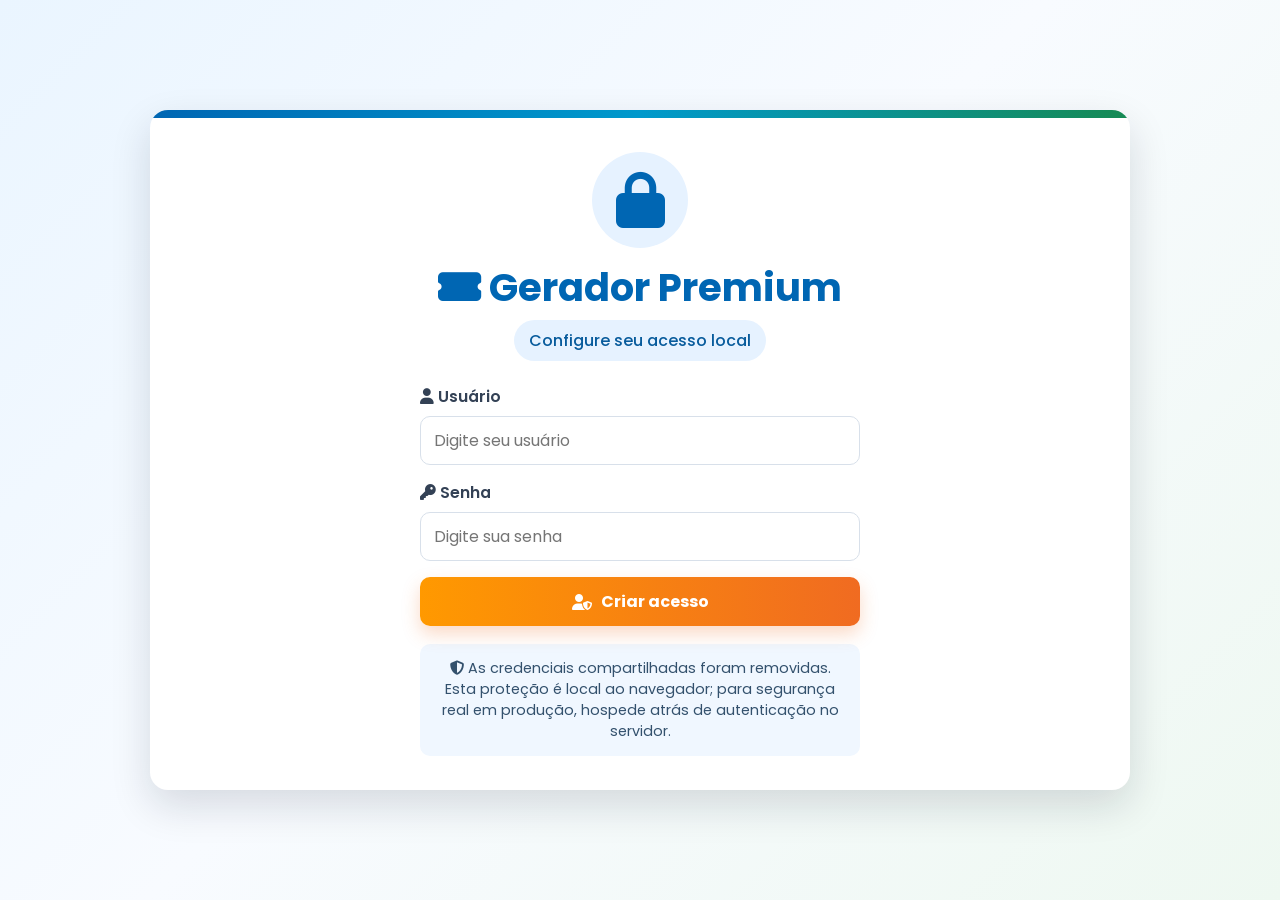
<file: index.html>
<!DOCTYPE html>
<html lang="pt-br">
<head>
    <meta charset="UTF-8">
    <meta name="viewport" content="width=device-width, initial-scale=1.0">
    <title>Gerador Premium de Loteria - Sistema Seguro</title>
    <link rel="preconnect" href="https://fonts.googleapis.com">
    <link rel="preconnect" href="https://fonts.gstatic.com" crossorigin>
    <link href="https://fonts.googleapis.com/css2?family=Poppins:wght@400;500;600;700&display=swap" rel="stylesheet">
    <link rel="stylesheet" href="https://cdnjs.cloudflare.com/ajax/libs/font-awesome/6.4.0/css/all.min.css">
    <style>
        :root {
            --primary: #0066b3;
            --secondary: #0099cc;
            --accent: #ff8a00;
            --success: #168a53;
            --danger: #c62828;
            --dark: #172033;
            --muted: #5f6f87;
            --line: #d8e0ea;
            --light: #f6f8fb;
            --card-bg: #ffffff;
            --shadow: 0 16px 40px rgba(15, 23, 42, 0.14);
            --lotofacil: #8b1fa9;
            --megasena: #209869;
            --quina: #260085;
        }

        * {
            box-sizing: border-box;
            margin: 0;
            padding: 0;
        }

        body {
            min-height: 100vh;
            padding: 20px;
            display: flex;
            align-items: center;
            justify-content: center;
            background: linear-gradient(135deg, #eaf5ff 0%, #f8fbff 48%, #eef8f1 100%);
            color: var(--dark);
            font-family: "Poppins", Arial, sans-serif;
        }

        .container {
            position: relative;
            width: 100%;
            max-width: 980px;
            overflow: hidden;
            border-radius: 18px;
            background: var(--card-bg);
            box-shadow: var(--shadow);
        }

        .container::before {
            content: "";
            display: block;
            height: 8px;
            background: linear-gradient(90deg, var(--primary), var(--secondary), var(--success));
        }

        .screen {
            padding: 30px;
        }

        .login-container {
            max-width: 460px;
            margin: 0 auto;
            padding: 34px 10px;
            text-align: center;
        }

        .login-logo {
            width: 96px;
            height: 96px;
            margin: 0 auto 18px;
            display: grid;
            place-items: center;
            border-radius: 50%;
            background: #e6f2ff;
            color: var(--primary);
            font-size: 3.5rem;
        }

        .header {
            margin-bottom: 24px;
            text-align: center;
        }

        .header h1 {
            color: var(--primary);
            font-size: clamp(1.8rem, 3vw, 2.45rem);
            line-height: 1.15;
            font-weight: 700;
        }

        .header p {
            margin-top: 10px;
            display: inline-flex;
            align-items: center;
            justify-content: center;
            max-width: 720px;
            padding: 8px 15px;
            border-radius: 999px;
            background: #e6f2ff;
            color: #075b9c;
            font-weight: 500;
        }

        .app-topbar {
            display: flex;
            justify-content: flex-end;
            align-items: center;
            gap: 10px;
            margin-bottom: 8px;
        }

        .logged-user {
            max-width: 220px;
            overflow: hidden;
            text-overflow: ellipsis;
            white-space: nowrap;
            border-radius: 999px;
            background: #e6f2ff;
            padding: 8px 12px;
            color: #075b9c;
            font-weight: 600;
        }

        .form-group {
            margin-bottom: 16px;
            text-align: left;
        }

        label {
            display: block;
            margin-bottom: 8px;
            color: #334155;
            font-size: 0.98rem;
            font-weight: 600;
        }

        input, select {
            width: 100%;
            min-height: 48px;
            border: 1px solid var(--line);
            border-radius: 10px;
            background: #fff;
            color: var(--dark);
            font: inherit;
            font-size: 1rem;
            padding: 11px 13px;
            transition: border-color 0.2s, box-shadow 0.2s;
        }

        input:focus, select:focus {
            outline: none;
            border-color: var(--primary);
            box-shadow: 0 0 0 3px rgba(0, 102, 179, 0.16);
        }

        .actions-row {
            display: flex;
            gap: 10px;
            flex-wrap: wrap;
        }

        button {
            min-height: 46px;
            border: 0;
            border-radius: 10px;
            padding: 12px 18px;
            display: inline-flex;
            align-items: center;
            justify-content: center;
            gap: 9px;
            background: linear-gradient(90deg, #ff9900 0%, #f06b21 100%);
            color: #fff;
            cursor: pointer;
            font: inherit;
            font-weight: 700;
            transition: transform 0.2s, box-shadow 0.2s, background 0.2s;
            box-shadow: 0 8px 18px rgba(240, 107, 33, 0.25);
        }

        button:hover {
            transform: translateY(-1px);
            box-shadow: 0 10px 22px rgba(240, 107, 33, 0.32);
        }

        .primary-action {
            width: 100%;
        }

        .secondary-action {
            background: #e6f2ff;
            color: var(--primary);
            box-shadow: none;
        }

        .secondary-action:hover {
            background: #d7ebff;
            box-shadow: none;
        }

        .danger-action {
            background: #fff1f0;
            color: var(--danger);
            box-shadow: none;
        }

        .security-info {
            margin-top: 18px;
            border-radius: 10px;
            background: #f0f7ff;
            padding: 14px;
            color: #33516d;
            font-size: 0.9rem;
        }

        .message {
            display: none;
            margin: 12px 0 0;
            padding: 11px 12px;
            border-radius: 10px;
            font-size: 0.92rem;
            text-align: left;
        }

        .message.error {
            display: block;
            background: #fff1f0;
            color: var(--danger);
            border: 1px solid #ffc7c2;
        }

        .message.success {
            display: block;
            background: #ecfdf3;
            color: #116b3f;
            border: 1px solid #b8ebcd;
        }

        .tabs {
            display: grid;
            grid-template-columns: repeat(3, 1fr);
            gap: 6px;
            margin: 22px 0;
            padding: 6px;
            border-radius: 12px;
            background: #eef2f7;
        }

        .tab {
            min-height: 46px;
            border-radius: 8px;
            display: inline-flex;
            align-items: center;
            justify-content: center;
            gap: 8px;
            color: #334155;
            cursor: pointer;
            font-weight: 700;
            text-align: center;
            user-select: none;
        }

        .tab.active {
            color: #fff;
        }

        .tab[data-loteria="lotofacil"].active { background: var(--lotofacil); }
        .tab[data-loteria="megasena"].active { background: var(--megasena); }
        .tab[data-loteria="quina"].active { background: var(--quina); }

        .loteria-info {
            margin-bottom: 20px;
            border-left: 4px solid var(--primary);
            border-radius: 12px;
            background: #eaf5ff;
            padding: 15px;
        }

        .loteria-info h2 {
            display: flex;
            align-items: center;
            gap: 10px;
            margin-bottom: 8px;
            color: var(--primary);
            font-size: 1.15rem;
        }

        .loteria-info p {
            color: #334155;
            line-height: 1.55;
            font-size: 0.96rem;
        }

        .grid {
            display: grid;
            grid-template-columns: minmax(0, 1fr) minmax(0, 1fr);
            gap: 22px;
            margin-bottom: 22px;
        }

        .panel, .result-container {
            border: 1px solid #e4e9f1;
            border-radius: 14px;
            background: var(--light);
            padding: 18px;
        }

        .panel h3, .result-header h3 {
            display: flex;
            align-items: center;
            gap: 10px;
            margin-bottom: 16px;
            color: var(--primary);
            font-size: 1.2rem;
        }

        .price-container, .stats-container {
            display: grid;
            grid-template-columns: repeat(2, minmax(0, 1fr));
            gap: 12px;
            margin-top: 10px;
        }

        .price-box, .stat-box {
            border: 1px solid #e2e8f0;
            border-radius: 10px;
            background: #fff;
            padding: 13px;
            text-align: center;
        }

        .price-box .label, .stat-box .label {
            color: var(--muted);
            font-size: 0.88rem;
        }

        .price-box .value, .stat-box .value {
            margin-top: 4px;
            color: var(--primary);
            font-size: 1.18rem;
            font-weight: 700;
        }

        .price-list {
            display: grid;
            gap: 8px;
            max-height: 320px;
            overflow: auto;
            padding-right: 4px;
        }

        .price-row {
            display: flex;
            justify-content: space-between;
            gap: 12px;
            border-radius: 8px;
            background: #fff;
            padding: 9px 11px;
            color: #334155;
            font-size: 0.94rem;
        }

        .price-row strong {
            color: var(--primary);
        }

        .result-container {
            background: #f1f5f9;
        }

        .result-header {
            display: flex;
            justify-content: space-between;
            align-items: center;
            gap: 12px;
            margin-bottom: 12px;
        }

        .result-actions {
            display: flex;
            gap: 8px;
            flex-wrap: wrap;
        }

        .result-actions button {
            min-height: 38px;
            padding: 8px 13px;
            font-size: 0.92rem;
        }

        .empty-state {
            padding: 34px 12px;
            color: #8b98aa;
            text-align: center;
        }

        .empty-state i {
            display: block;
            margin-bottom: 12px;
            color: #bdc7d5;
            font-size: 2.8rem;
        }

        .linha-jogo {
            margin-bottom: 12px;
            border-left: 4px solid var(--accent);
            border-radius: 10px;
            background: #fff;
            padding: 12px;
        }

        .numeros-jogo {
            display: flex;
            flex-wrap: wrap;
            gap: 7px;
        }

        .num {
            width: 36px;
            height: 36px;
            display: inline-flex;
            align-items: center;
            justify-content: center;
            border-radius: 50%;
            background: #e2e8f0;
            color: var(--dark);
            font-weight: 700;
            font-size: 0.94rem;
        }

        .jinfo {
            display: flex;
            flex-wrap: wrap;
            gap: 12px;
            margin-top: 10px;
            color: var(--muted);
            font-size: 0.9rem;
        }

        .badge {
            display: inline-flex;
            align-items: center;
            border-radius: 999px;
            padding: 3px 9px;
            color: #fff;
            font-size: 0.78rem;
            font-weight: 700;
        }

        .badge.lotofacil { background: var(--lotofacil); }
        .badge.megasena { background: var(--megasena); }
        .badge.quina { background: var(--quina); }

        .footer {
            margin-top: 22px;
            color: var(--muted);
            text-align: center;
            font-size: 0.88rem;
        }

        .footer a {
            color: var(--primary);
            text-decoration: none;
            font-weight: 600;
        }

        .confetti {
            position: fixed;
            width: 10px;
            height: 10px;
            opacity: 0;
            z-index: 10000;
            pointer-events: none;
        }

        @keyframes confetti {
            0% { transform: translateY(0) rotate(0); opacity: 1; }
            100% { transform: translateY(100vh) rotate(720deg); opacity: 0; }
        }

        @media (max-width: 760px) {
            body {
                padding: 10px;
                align-items: flex-start;
            }

            .screen {
                padding: 20px 14px;
            }

            .tabs, .grid, .price-container, .stats-container {
                grid-template-columns: 1fr;
            }

            .tab {
                justify-content: flex-start;
                padding: 0 12px;
            }

            .result-header {
                align-items: flex-start;
                flex-direction: column;
            }

            .actions-row button, .result-actions button {
                flex: 1;
            }
        }

        @media print {
            body {
                background: #fff;
                padding: 0;
            }

            .container {
                box-shadow: none;
                border-radius: 0;
            }

            .app-topbar, .tabs, .panel, .result-actions, .footer {
                display: none !important;
            }
        }
    </style>
</head>
<body>
    <main class="container">
        <section class="screen login-container" id="loginScreen">
            <div class="login-logo"><i class="fas fa-lock"></i></div>
            <div class="header">
                <h1><i class="fas fa-ticket-alt"></i> Gerador Premium</h1>
                <p id="authSubtitle">Configure seu acesso local</p>
            </div>

            <form id="authForm" autocomplete="off">
                <div class="form-group">
                    <label for="username"><i class="fas fa-user"></i> Usuário</label>
                    <input type="text" id="username" minlength="3" maxlength="40" placeholder="Digite seu usuário" required>
                </div>
                <div class="form-group">
                    <label for="password"><i class="fas fa-key"></i> Senha</label>
                    <input type="password" id="password" minlength="6" maxlength="80" placeholder="Digite sua senha" required>
                </div>
                <button class="primary-action" type="submit" id="authButton">
                    <i class="fas fa-user-shield"></i> Criar acesso
                </button>
                <p class="message" id="authMessage" aria-live="polite"></p>
            </form>

            <div class="security-info">
                <p><i class="fas fa-shield-alt"></i> As credenciais compartilhadas foram removidas. Esta proteção é local ao navegador; para segurança real em produção, hospede atrás de autenticação no servidor.</p>
            </div>
        </section>

        <section class="screen" id="appContent" style="display:none">
            <div class="app-topbar">
                <span class="logged-user" id="loggedUser">Usuário</span>
                <button class="secondary-action" type="button" id="resetAccessBtn" title="Redefinir acesso local">
                    <i class="fas fa-user-gear"></i>
                </button>
                <button class="secondary-action" type="button" id="logoutBtn">
                    <i class="fas fa-sign-out-alt"></i> Sair
                </button>
            </div>

            <div class="header">
                <h1><i class="fas fa-ticket-alt"></i> Gerador Premium de Loteria</h1>
                <p>Valores oficiais CAIXA conferidos em julho/2026</p>
            </div>

            <nav class="tabs" id="tabs" aria-label="Loterias"></nav>
            <section id="loteriaContent"></section>

            <div class="footer">
                <p>Valores e regras sujeitos a alteração pela CAIXA. Confira sempre o volante oficial antes de apostar.</p>
                <p>&copy; 2026 Gerador Premium de Loteria - Sistema Seguro</p>
            </div>
        </section>
    </main>

    <script>
        const STORAGE_KEY = "gerador-premium-auth-v2";
        const SESSION_KEY = "gerador-premium-session";
        const formatter = new Intl.NumberFormat("pt-BR", { style: "currency", currency: "BRL" });

        const loterias = {
            lotofacil: {
                titulo: "Lotofácil",
                icon: "fa-clover",
                total: 25,
                nmin: 15,
                nmax: 20,
                cor: "lotofacil",
                descricao: "Escolha entre 15 e 20 números dentre os 25 disponíveis. A aposta mínima custa R$ 3,50.",
                fonte: "CAIXA - Lotofácil",
                precos: {
                    15: 3.50,
                    16: 56.00,
                    17: 476.00,
                    18: 2856.00,
                    19: 13566.00,
                    20: 54264.00
                }
            },
            megasena: {
                titulo: "Mega-Sena",
                icon: "fa-star",
                total: 60,
                nmin: 6,
                nmax: 20,
                cor: "megasena",
                descricao: "Escolha entre 6 e 20 números dentre os 60 disponíveis. A aposta mínima custa R$ 6,00.",
                fonte: "CAIXA - Mega-Sena",
                precos: {
                    6: 6.00,
                    7: 42.00,
                    8: 168.00,
                    9: 504.00,
                    10: 1260.00,
                    11: 2772.00,
                    12: 5544.00,
                    13: 10296.00,
                    14: 18018.00,
                    15: 30030.00,
                    16: 48048.00,
                    17: 74256.00,
                    18: 111384.00,
                    19: 162792.00,
                    20: 232560.00
                }
            },
            quina: {
                titulo: "Quina",
                icon: "fa-gem",
                total: 80,
                nmin: 5,
                nmax: 15,
                cor: "quina",
                descricao: "Escolha entre 5 e 15 números dentre os 80 disponíveis. A aposta mínima custa R$ 3,00.",
                fonte: "CAIXA - Quina",
                precos: {
                    5: 3.00,
                    6: 18.00,
                    7: 63.00,
                    8: 168.00,
                    9: 378.00,
                    10: 756.00,
                    11: 1386.00,
                    12: 2376.00,
                    13: 3861.00,
                    14: 6006.00,
                    15: 9009.00
                }
            }
        };

        let activeLoteria = "lotofacil";
        let geracoes = 0;
        const ultimosJogos = { lotofacil: [], megasena: [], quina: [] };

        function byId(id) {
            return document.getElementById(id);
        }

        function showMessage(type, text) {
            const message = byId("authMessage");
            message.className = `message ${type}`;
            message.textContent = text;
        }

        function clearMessage() {
            const message = byId("authMessage");
            message.className = "message";
            message.textContent = "";
        }

        function getStoredAuth() {
            try {
                return JSON.parse(localStorage.getItem(STORAGE_KEY));
            } catch (error) {
                return null;
            }
        }

        function bytesToHex(buffer) {
            return Array.from(new Uint8Array(buffer))
                .map(byte => byte.toString(16).padStart(2, "0"))
                .join("");
        }

        async function sha256(text) {
            if (!crypto.subtle) {
                throw new Error("Este navegador não suporta criptografia local.");
            }
            const encoded = new TextEncoder().encode(text);
            return bytesToHex(await crypto.subtle.digest("SHA-256", encoded));
        }

        function createSalt() {
            const values = new Uint8Array(16);
            crypto.getRandomValues(values);
            return bytesToHex(values);
        }

        async function hashCredentials(username, password, salt) {
            return sha256(`${salt}:${username.trim().toLowerCase()}:${password}`);
        }

        function updateAuthMode() {
            const hasAuth = Boolean(getStoredAuth());
            byId("authSubtitle").textContent = hasAuth ? "Acesso restrito - Sistema protegido" : "Configure seu acesso local";
            byId("authButton").innerHTML = hasAuth
                ? '<i class="fas fa-sign-in-alt"></i> Acessar Sistema'
                : '<i class="fas fa-user-shield"></i> Criar acesso';
        }

        async function handleAuth(event) {
            event.preventDefault();
            clearMessage();

            const username = byId("username").value.trim();
            const password = byId("password").value;

            if (username.length < 3 || password.length < 6) {
                showMessage("error", "Use um usuário com pelo menos 3 caracteres e uma senha com pelo menos 6 caracteres.");
                return;
            }

            const stored = getStoredAuth();

            try {
                if (!stored) {
                    const salt = createSalt();
                    const passwordHash = await hashCredentials(username, password, salt);
                    localStorage.setItem(STORAGE_KEY, JSON.stringify({ username, salt, passwordHash, createdAt: new Date().toISOString() }));
                    sessionStorage.setItem(SESSION_KEY, username);
                    showApp(username);
                    criarConfetti();
                    return;
                }

                const attemptHash = await hashCredentials(username, password, stored.salt);
                if (stored.username === username && stored.passwordHash === attemptHash) {
                    sessionStorage.setItem(SESSION_KEY, username);
                    showApp(username);
                    return;
                }

                showMessage("error", "Usuário ou senha incorretos.");
            } catch (error) {
                showMessage("error", error.message || "Não foi possível validar o acesso.");
            }
        }

        function showApp(username) {
            byId("loginScreen").style.display = "none";
            byId("appContent").style.display = "block";
            byId("loggedUser").textContent = username;
            renderTabs();
            renderLoteria(activeLoteria);
        }

        function logout() {
            sessionStorage.removeItem(SESSION_KEY);
            byId("password").value = "";
            byId("appContent").style.display = "none";
            byId("loginScreen").style.display = "block";
            updateAuthMode();
        }

        function resetAccess() {
            if (!confirm("Redefinir o acesso local? Os jogos gerados na tela atual serão limpos.")) {
                return;
            }
            localStorage.removeItem(STORAGE_KEY);
            sessionStorage.removeItem(SESSION_KEY);
            Object.keys(ultimosJogos).forEach(tipo => { ultimosJogos[tipo] = []; });
            byId("username").value = "";
            byId("password").value = "";
            logout();
        }

        function renderTabs() {
            byId("tabs").innerHTML = Object.entries(loterias).map(([key, loteria]) => `
                <div class="tab ${key === activeLoteria ? "active" : ""}" data-loteria="${key}" role="button" tabindex="0">
                    <i class="fas ${loteria.icon}"></i> ${loteria.titulo}
                </div>
            `).join("");
        }

        function renderLoteria(tipo) {
            activeLoteria = tipo;
            const loteria = loterias[tipo];
            const options = Object.keys(loteria.precos)
                .map(n => `<option value="${n}">${n} dezenas</option>`)
                .join("");
            const priceRows = Object.entries(loteria.precos)
                .map(([n, valor]) => `<div class="price-row"><span>${n} dezenas</span><strong>${formatter.format(valor)}</strong></div>`)
                .join("");

            byId("loteriaContent").innerHTML = `
                <article class="loteria-info">
                    <h2><i class="fas fa-circle-info"></i> Informações oficiais - ${loteria.titulo}</h2>
                    <p>${loteria.descricao} Tabela usada: ${loteria.fonte}, conferida em julho/2026.</p>
                </article>

                <div class="grid">
                    <section class="panel">
                        <h3><i class="fas fa-sliders"></i> Configurações <span class="badge ${loteria.cor}">${loteria.titulo.toUpperCase()}</span></h3>
                        <div class="form-group">
                            <label for="numdezenas"><i class="fas fa-hashtag"></i> Dezenas por jogo</label>
                            <select id="numdezenas">${options}</select>
                        </div>
                        <div class="form-group">
                            <label for="qtd"><i class="fas fa-list-ol"></i> Quantidade de jogos</label>
                            <input type="number" id="qtd" min="1" max="100" value="3" inputmode="numeric">
                        </div>
                        <div class="form-group">
                            <label><i class="fas fa-coins"></i> Valor</label>
                            <div class="price-container">
                                <div class="price-box">
                                    <div class="label">Por jogo</div>
                                    <div class="value" id="valorjogo">${formatter.format(loteria.precos[loteria.nmin])}</div>
                                </div>
                                <div class="price-box">
                                    <div class="label">Total</div>
                                    <div class="value" id="valortotal">${formatter.format(loteria.precos[loteria.nmin] * 3)}</div>
                                </div>
                            </div>
                        </div>
                        <div class="actions-row">
                            <button type="button" class="primary-action" id="gerarBtn"><i class="fas fa-magic"></i> Gerar Jogos</button>
                            <button type="button" class="secondary-action" id="limparBtn"><i class="fas fa-trash"></i> Limpar</button>
                        </div>
                    </section>

                    <section class="panel">
                        <h3><i class="fas fa-money-bill-wave"></i> Valores oficiais <span class="badge ${loteria.cor}">${loteria.titulo.toUpperCase()}</span></h3>
                        <div class="price-list">${priceRows}</div>
                    </section>
                </div>

                <section class="result-container">
                    <div class="result-header">
                        <h3><i class="fas fa-ticket-alt"></i> Jogos gerados <span class="badge ${loteria.cor}">${loteria.titulo.toUpperCase()}</span></h3>
                        <div class="result-actions">
                            <button type="button" class="secondary-action" id="imprimirBtn"><i class="fas fa-print"></i> Imprimir</button>
                        </div>
                    </div>
                    <div id="resultado"></div>
                    <div class="stats-container" id="estatisticas"></div>
                </section>
            `;

            byId("numdezenas").value = String(loteria.nmin);
            byId("numdezenas").addEventListener("change", atualizarPreco);
            byId("qtd").addEventListener("input", atualizarPreco);
            byId("gerarBtn").addEventListener("click", () => gerarJogos(tipo));
            byId("limparBtn").addEventListener("click", () => limparJogos(tipo));
            byId("imprimirBtn").addEventListener("click", () => imprimirJogos(tipo));
            renderResultado(tipo);
            atualizarPreco();
        }

        function clampQuantidade(value) {
            const numero = Number.parseInt(value, 10);
            if (Number.isNaN(numero)) {
                return 1;
            }
            return Math.min(Math.max(numero, 1), 100);
        }

        function getSelectedValues() {
            const loteria = loterias[activeLoteria];
            const nd = Number.parseInt(byId("numdezenas").value, 10);
            const qtd = clampQuantidade(byId("qtd").value);
            byId("qtd").value = qtd;

            if (!loteria.precos[nd]) {
                throw new Error("Quantidade de dezenas inválida para esta loteria.");
            }

            return { loteria, nd, qtd };
        }

        function atualizarPreco() {
            const { loteria, nd, qtd } = getSelectedValues();
            const valorPorJogo = loteria.precos[nd];
            byId("valorjogo").textContent = formatter.format(valorPorJogo);
            byId("valortotal").textContent = formatter.format(valorPorJogo * qtd);
        }

        function secureRandomInt(maxExclusive) {
            if (maxExclusive <= 0 || maxExclusive > 4294967296) {
                throw new RangeError("Intervalo aleatório inválido.");
            }

            const limit = Math.floor(4294967296 / maxExclusive) * maxExclusive;
            const value = new Uint32Array(1);

            do {
                crypto.getRandomValues(value);
            } while (value[0] >= limit);

            return value[0] % maxExclusive;
        }

        function gerarJogo(tipo, nd) {
            const loteria = loterias[tipo];
            const numeros = Array.from({ length: loteria.total }, (_, index) => index + 1);

            for (let i = numeros.length - 1; i > 0; i--) {
                const j = secureRandomInt(i + 1);
                [numeros[i], numeros[j]] = [numeros[j], numeros[i]];
            }

            return numeros.slice(0, nd).sort((a, b) => a - b);
        }

        function gerarJogos(tipo) {
            const { nd, qtd } = getSelectedValues();
            ultimosJogos[tipo] = Array.from({ length: qtd }, () => gerarJogo(tipo, nd));
            renderResultado(tipo);
            geracoes++;
            if (geracoes % 5 === 0) {
                criarConfetti();
            }
        }

        function renderResultado(tipo) {
            const jogos = ultimosJogos[tipo];
            const resultado = byId("resultado");
            const estatisticas = byId("estatisticas");

            if (!jogos.length) {
                resultado.innerHTML = `
                    <div class="empty-state">
                        <i class="fas fa-ticket-alt"></i>
                        <p>Clique em "Gerar Jogos" para criar suas combinações</p>
                    </div>
                `;
                estatisticas.innerHTML = "";
                return;
            }

            const { loteria, nd } = getSelectedValues();
            resultado.innerHTML = jogos.map(jogo => {
                const soma = jogo.reduce((total, numero) => total + numero, 0);
                const numeros = jogo.map(numero => `<span class="num">${String(numero).padStart(2, "0")}</span>`).join("");
                return `
                    <div class="linha-jogo">
                        <div class="numeros-jogo">${numeros}</div>
                        <div class="jinfo">
                            <span><i class="fas fa-calculator"></i> Soma: ${soma}</span>
                            <span><i class="fas fa-money-bill-wave"></i> Valor: ${formatter.format(loteria.precos[nd])}</span>
                        </div>
                    </div>
                `;
            }).join("");

            const somas = jogos.map(jogo => jogo.reduce((total, numero) => total + numero, 0));
            const somaMedia = Math.round(somas.reduce((total, soma) => total + soma, 0) / somas.length);
            const valorTotal = loteria.precos[nd] * jogos.length;
            estatisticas.innerHTML = `
                <div class="stat-box">
                    <div class="value">${somaMedia}</div>
                    <div class="label">Soma média</div>
                </div>
                <div class="stat-box">
                    <div class="value">${formatter.format(valorTotal)}</div>
                    <div class="label">Valor total</div>
                </div>
            `;
        }

        function limparJogos(tipo) {
            ultimosJogos[tipo] = [];
            renderResultado(tipo);
        }

        function criarConfetti() {
            const colors = ["#ff9900", "#0066cc", "#168a53", "#c62828", "#8b1fa9"];

            for (let i = 0; i < 80; i++) {
                const confetti = document.createElement("div");
                confetti.className = "confetti";
                confetti.style.backgroundColor = colors[secureRandomInt(colors.length)];
                confetti.style.left = `${secureRandomInt(100)}vw`;
                confetti.style.top = "-10px";
                confetti.style.opacity = "1";
                confetti.style.animation = `confetti ${secureRandomInt(2400) + 2200}ms ease-out forwards`;
                document.body.appendChild(confetti);
                setTimeout(() => confetti.remove(), 5200);
            }
        }

        function imprimirJogos(tipo) {
            const jogos = ultimosJogos[tipo];
            if (!jogos.length) {
                alert("Gere jogos antes de imprimir.");
                return;
            }

            const { loteria, nd } = getSelectedValues();
            const username = sessionStorage.getItem(SESSION_KEY) || "Usuário";
            const valorPorJogo = loteria.precos[nd];
            const valorTotal = valorPorJogo * jogos.length;
            const printWindow = window.open("", "_blank", "noopener,noreferrer");

            if (!printWindow) {
                alert("O navegador bloqueou a janela de impressão. Permita pop-ups para este arquivo.");
                return;
            }

            const jogosHtml = jogos.map((jogo, index) => {
                const numeros = jogo.map(numero => `<span class="num">${String(numero).padStart(2, "0")}</span>`).join("");
                return `
                    <section class="jogo">
                        <strong>Jogo ${index + 1}</strong>
                        <div class="numeros">${numeros}</div>
                        <p>Soma: ${jogo.reduce((total, numero) => total + numero, 0)} | Valor: ${formatter.format(valorPorJogo)}</p>
                    </section>
                `;
            }).join("");

            printWindow.document.write(`
                <!DOCTYPE html>
                <html lang="pt-br">
                <head>
                    <meta charset="UTF-8">
                    <title>Meus Jogos - ${loteria.titulo}</title>
                    <style>
                        body { font-family: Arial, sans-serif; color: #172033; padding: 24px; }
                        h1 { color: #0066b3; text-align: center; }
                        .jogo { margin: 14px 0; padding: 14px; border: 1px solid #d8e0ea; border-radius: 10px; break-inside: avoid; }
                        .numeros { display: flex; flex-wrap: wrap; gap: 8px; margin: 10px 0; }
                        .num { width: 34px; height: 34px; display: inline-flex; align-items: center; justify-content: center; border-radius: 50%; background: #e2e8f0; font-weight: 700; }
                        .total { margin-top: 22px; padding: 14px; background: #f0f7ff; border-radius: 10px; text-align: center; font-weight: 700; }
                        button { margin: 22px auto 0; display: block; padding: 10px 18px; border: 0; border-radius: 8px; background: #0066b3; color: #fff; cursor: pointer; }
                        @media print { button { display: none; } }
                    </style>
                </head>
                <body>
                    <h1>Meus Jogos - ${loteria.titulo}</h1>
                    <p>Gerado por: ${username}</p>
                    <p>Data: ${new Date().toLocaleString("pt-BR")}</p>
                    <p>Dezenas por jogo: ${nd}</p>
                    ${jogosHtml}
                    <div class="total">Total de jogos: ${jogos.length} | Valor total: ${formatter.format(valorTotal)}</div>
                    <button onclick="window.print()">Imprimir</button>
                </body>
                </html>
            `);
            printWindow.document.close();
        }

        byId("authForm").addEventListener("submit", handleAuth);
        byId("logoutBtn").addEventListener("click", logout);
        byId("resetAccessBtn").addEventListener("click", resetAccess);
        byId("tabs").addEventListener("click", event => {
            const tab = event.target.closest(".tab");
            if (!tab) {
                return;
            }
            renderTabs();
            renderLoteria(tab.dataset.loteria);
            renderTabs();
        });
        byId("tabs").addEventListener("keydown", event => {
            if (event.key !== "Enter" && event.key !== " ") {
                return;
            }
            const tab = event.target.closest(".tab");
            if (tab) {
                event.preventDefault();
                renderLoteria(tab.dataset.loteria);
                renderTabs();
            }
        });

        updateAuthMode();
        const currentSession = sessionStorage.getItem(SESSION_KEY);
        if (currentSession && getStoredAuth()) {
            showApp(currentSession);
        }
    </script>
</body>
</html>
</file>
